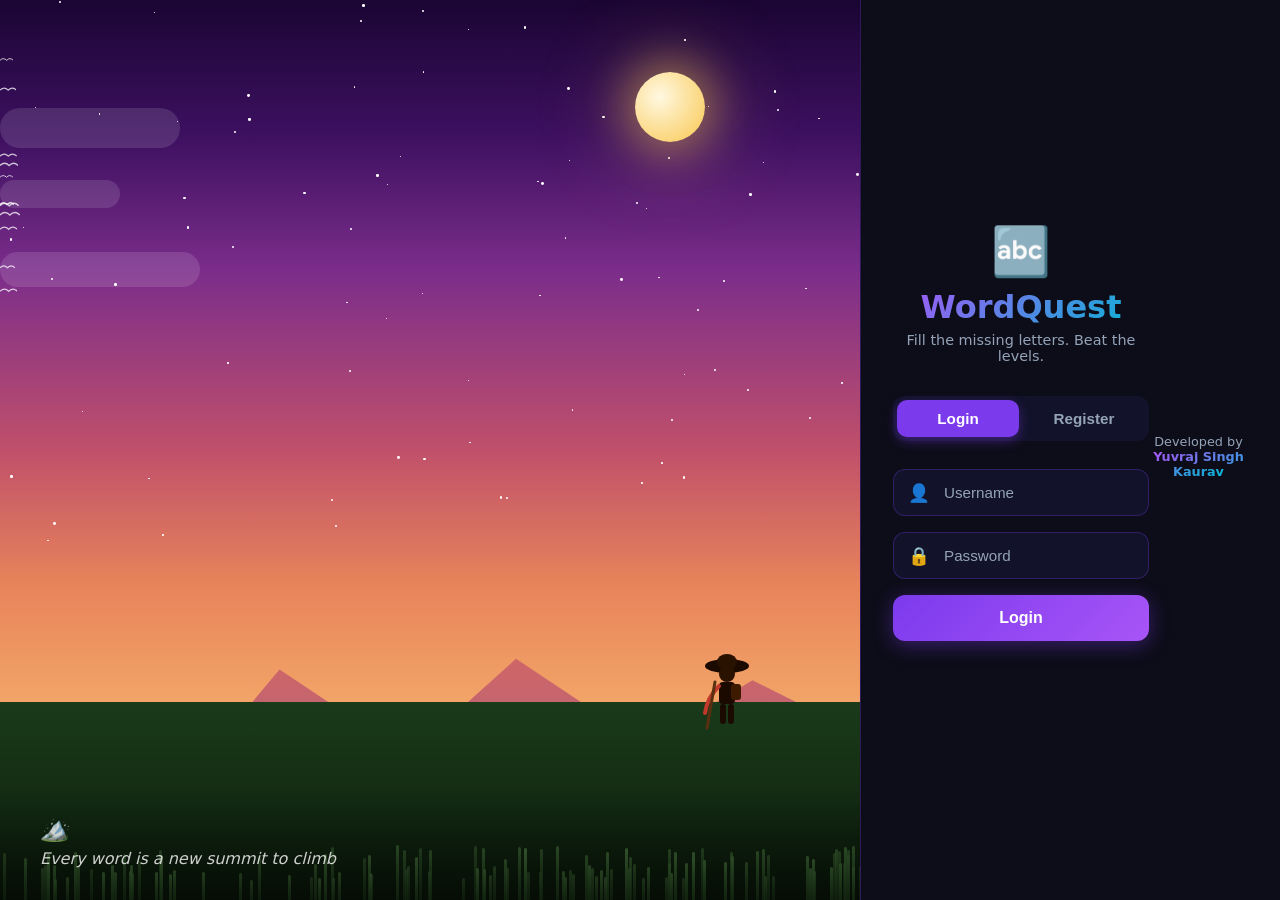
<file: word-guess-game/frontend/index.html>
<!DOCTYPE html>
<html lang="en">
<head>
  <meta charset="UTF-8"/>
  <meta name="viewport" content="width=device-width, initial-scale=1.0"/>
  <title>WordQuest - Login</title>
  <link rel="icon" href="data:image/svg+xml,<svg xmlns='http://www.w3.org/2000/svg' viewBox='0 0 100 100'><text y='.9em' font-size='90'>🔤</text></svg>"/>
  <link rel="stylesheet" href="css/style.css"/>
  <link rel="stylesheet" href="css/scenes.css"/>
</head>
<body class="auth-page">

  <!-- ── LEFT PANEL: Animated Mountain Sunset Scene ── -->
  <div class="auth-scene-panel">
    <div class="scene scene-login" id="loginScene">

      <!-- Stars -->
      <div class="login-stars" id="loginStars"></div>

      <!-- Moon -->
      <div class="login-moon"></div>

      <!-- Clouds -->
      <div class="login-cloud" style="top:12%;width:180px;height:40px;animation-duration:28s;animation-delay:0s;"></div>
      <div class="login-cloud" style="top:20%;width:120px;height:28px;animation-duration:22s;animation-delay:-8s;"></div>
      <div class="login-cloud" style="top:28%;width:200px;height:35px;animation-duration:35s;animation-delay:-15s;"></div>

      <!-- Birds -->
      <div class="login-birds" id="loginBirds"></div>

      <!-- Back mountains (SVG) -->
      <div class="login-mountains-back">
        <svg viewBox="0 0 800 220" xmlns="http://www.w3.org/2000/svg" width="100%" preserveAspectRatio="none">
          <defs>
            <linearGradient id="mtnBack" x1="0" y1="0" x2="0" y2="1">
              <stop offset="0%" stop-color="#c0506a"/>
              <stop offset="100%" stop-color="#7b2d8b"/>
            </linearGradient>
          </defs>
          <polygon points="0,220 80,60 160,140 260,20 380,100 480,10 600,90 700,30 800,80 800,220" fill="url(#mtnBack)" opacity="0.7"/>
        </svg>
      </div>

      <!-- Front mountains (SVG) -->
      <div class="login-mountains-front">
        <svg viewBox="0 0 800 180" xmlns="http://www.w3.org/2000/svg" width="100%" preserveAspectRatio="none">
          <defs>
            <linearGradient id="mtnFront" x1="0" y1="0" x2="0" y2="1">
              <stop offset="0%" stop-color="#3d1060"/>
              <stop offset="100%" stop-color="#1a0533"/>
            </linearGradient>
          </defs>
          <polygon points="0,180 100,80 200,130 320,40 440,110 560,50 680,100 800,60 800,180" fill="url(#mtnFront)"/>
        </svg>
      </div>

      <!-- Water -->
      <div class="login-water"></div>

      <!-- Ground -->
      <div class="login-ground" id="loginGround">
        <!-- Grass blades injected by JS -->
      </div>

      <!-- Traveller SVG silhouette -->
      <div class="login-traveller">
        <svg viewBox="0 0 60 90" xmlns="http://www.w3.org/2000/svg" width="60" height="90">
          <!-- Hat -->
          <ellipse cx="30" cy="18" rx="22" ry="7" fill="#1a0a00"/>
          <ellipse cx="30" cy="14" rx="10" ry="8" fill="#2a1200"/>
          <!-- Head -->
          <circle cx="30" cy="26" r="8" fill="#2a1200"/>
          <!-- Body -->
          <rect x="22" y="34" width="16" height="22" rx="4" fill="#1a0a00"/>
          <!-- Backpack -->
          <rect x="34" y="36" width="10" height="16" rx="3" fill="#3d1a00"/>
          <!-- Scarf -->
          <path d="M22 38 Q10 50 8 65" stroke="#c0392b" stroke-width="4" fill="none" stroke-linecap="round"/>
          <!-- Legs -->
          <rect x="23" y="56" width="6" height="20" rx="3" fill="#1a0a00"/>
          <rect x="31" y="56" width="6" height="20" rx="3" fill="#1a0a00"/>
          <!-- Staff -->
          <line x1="18" y1="34" x2="10" y2="80" stroke="#5a3010" stroke-width="3" stroke-linecap="round"/>
        </svg>
      </div>

      <!-- Grass blades (JS generated) -->
      <div id="loginGrass" style="position:absolute;bottom:0;left:0;right:0;height:22%;pointer-events:none;"></div>

    </div>

    <!-- Scene overlay label -->
    <div class="scene-label">
      <div class="scene-label-icon">🏔️</div>
      <p>Every word is a new summit to climb</p>
    </div>
  </div>

  <!-- ── RIGHT PANEL: Auth Form ── -->
  <div class="auth-form-panel">
    <div class="auth-container">
      <div class="logo-wrap">
        <div class="logo-icon">🔤</div>
        <h1 class="logo-text">WordQuest</h1>
        <p class="logo-sub">Fill the missing letters. Beat the levels.</p>
      </div>

      <div class="tab-switch">
        <button class="tab-btn active" id="loginTab" onclick="switchTab('login')">Login</button>
        <button class="tab-btn" id="registerTab" onclick="switchTab('register')">Register</button>
      </div>

      <form id="loginForm" class="auth-form" onsubmit="handleLogin(event)">
        <div class="input-group">
          <span class="input-icon">👤</span>
          <input type="text" id="loginUser" placeholder="Username" required autocomplete="username"/>
        </div>
        <div class="input-group">
          <span class="input-icon">🔒</span>
          <input type="password" id="loginPass" placeholder="Password" required autocomplete="current-password"/>
        </div>
        <button type="submit" class="btn-primary">
          <span>Login</span>
          <div class="btn-shine"></div>
        </button>
        <p class="auth-msg" id="loginMsg"></p>
      </form>

      <form id="registerForm" class="auth-form hidden" onsubmit="handleRegister(event)">
        <div class="input-group">
          <span class="input-icon">👤</span>
          <input type="text" id="regUser" placeholder="Choose a username" required autocomplete="username"/>
        </div>
        <div class="input-group">
          <span class="input-icon">🔒</span>
          <input type="password" id="regPass" placeholder="Create a password" required autocomplete="new-password"/>
        </div>
        <button type="submit" class="btn-primary">
          <span>Create Account</span>
          <div class="btn-shine"></div>
        </button>
        <p class="auth-msg" id="registerMsg"></p>
      </form>
    </div>

    <!-- Footer -->
    <footer class="auth-footer">
      Developed by <span class="footer-name">Yuvraj Singh Kaurav</span>
    </footer>

  </div><!-- end auth-form-panel -->

  <script src="js/auth.js"></script>
  <script src="js/scene-builder.js"></script>
  <script>buildLoginScene();</script>
</body>
</html>
</file>
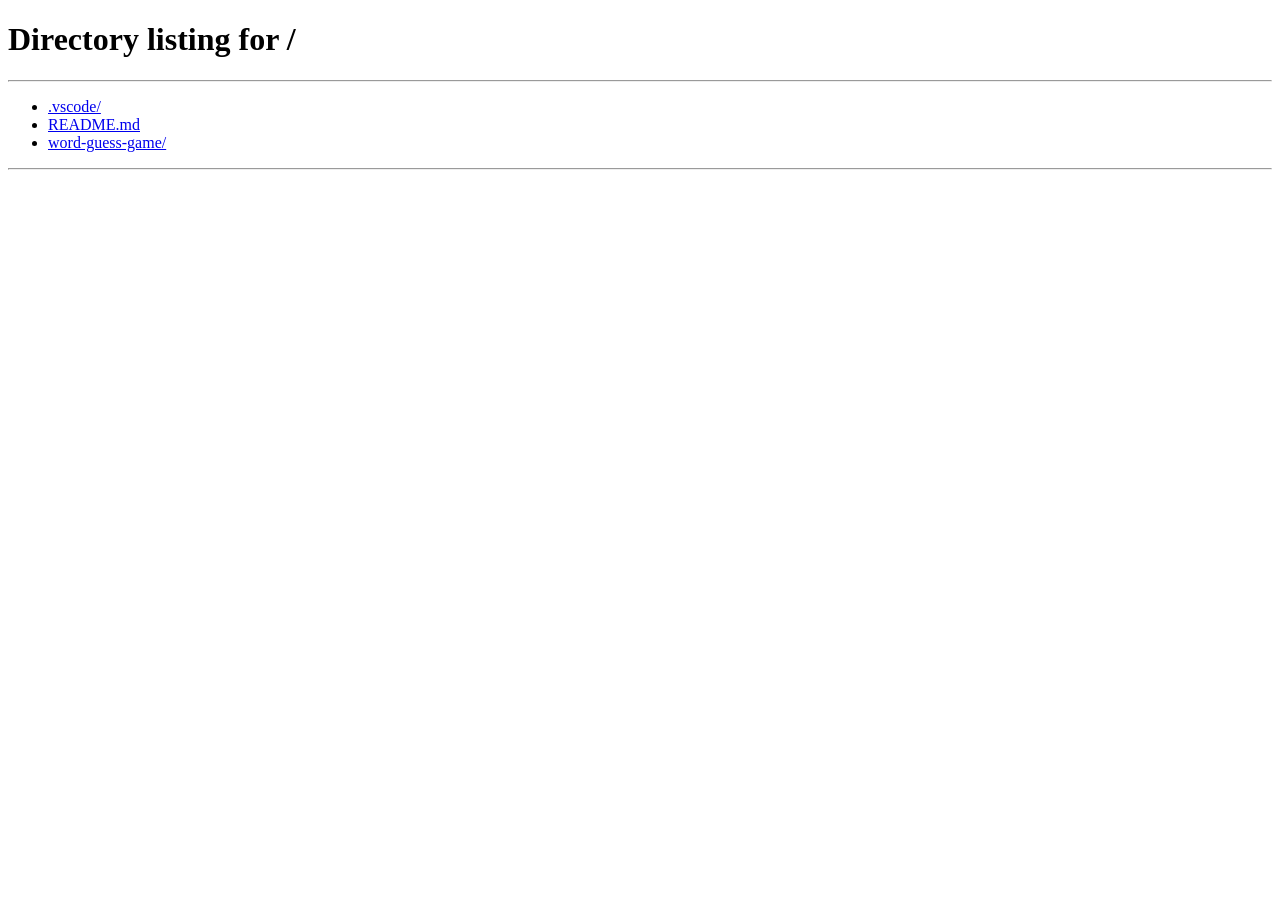
<file: word-guess-game/frontend/game.html>
<!DOCTYPE html>
<html lang="en">
<head>
  <meta charset="UTF-8"/>
  <meta name="viewport" content="width=device-width, initial-scale=1.0"/>
  <title>WordQuest - Play</title>
  <link rel="icon" href="data:image/svg+xml,<svg xmlns='http://www.w3.org/2000/svg' viewBox='0 0 100 100'><text y='.9em' font-size='90'>🔤</text></svg>"/>
  <link rel="stylesheet" href="css/style.css"/>
  <link rel="stylesheet" href="css/scenes.css"/>
</head>
<body class="game-page">

  <!-- Dynamic background scene (swapped by JS based on level) -->
  <div class="scene fullscreen-scene" id="gameScene">

    <!-- FOREST scene (Lv 1-10) — default -->
    <div class="scene-forest" id="sceneForest" style="position:absolute;inset:0;">
      <!-- Light rays -->
      <div id="forestRays"></div>
      <!-- Trees back -->
      <svg viewBox="0 0 1200 400" xmlns="http://www.w3.org/2000/svg" width="100%" height="100%" preserveAspectRatio="none" style="position:absolute;bottom:0;">
        <defs>
          <linearGradient id="treeGrad" x1="0" y1="0" x2="0" y2="1">
            <stop offset="0%" stop-color="#1a4a1a"/>
            <stop offset="100%" stop-color="#0a2a0a"/>
          </linearGradient>
        </defs>
        <!-- Back trees -->
        <g opacity="0.5">
          <polygon points="60,400 80,200 100,400" fill="#0f2d0f"/>
          <polygon points="160,400 185,180 210,400" fill="#0f2d0f"/>
          <polygon points="280,400 305,160 330,400" fill="#0f2d0f"/>
          <polygon points="400,400 430,190 460,400" fill="#0f2d0f"/>
          <polygon points="520,400 550,170 580,400" fill="#0f2d0f"/>
          <polygon points="650,400 680,185 710,400" fill="#0f2d0f"/>
          <polygon points="780,400 810,165 840,400" fill="#0f2d0f"/>
          <polygon points="900,400 930,180 960,400" fill="#0f2d0f"/>
          <polygon points="1050,400 1080,175 1110,400" fill="#0f2d0f"/>
        </g>
        <!-- Front trees -->
        <polygon points="0,400 30,220 60,400" fill="#1a4a1a"/>
        <polygon points="100,400 135,190 170,400" fill="#1a4a1a"/>
        <polygon points="220,400 260,170 300,400" fill="#1a4a1a"/>
        <polygon points="350,400 390,155 430,400" fill="#1a4a1a"/>
        <polygon points="480,400 520,165 560,400" fill="#1a4a1a"/>
        <polygon points="610,400 650,150 690,400" fill="#1a4a1a"/>
        <polygon points="740,400 780,160 820,400" fill="#1a4a1a"/>
        <polygon points="870,400 910,155 950,400" fill="#1a4a1a"/>
        <polygon points="1000,400 1040,165 1080,400" fill="#1a4a1a"/>
        <polygon points="1130,400 1165,175 1200,400" fill="#1a4a1a"/>
        <!-- Ground -->
        <rect x="0" y="370" width="1200" height="30" fill="#0a2a0a"/>
      </svg>
      <!-- Fireflies -->
      <div id="forestFireflies"></div>
      <!-- Falling leaves -->
      <div id="forestLeaves"></div>
    </div>

    <!-- DESERT scene (Lv 11-30) — hidden by default -->
    <div class="scene-desert" id="sceneDesert" style="position:absolute;inset:0;display:none;">
      <div class="desert-sun"></div>
      <!-- Dunes SVG -->
      <svg viewBox="0 0 1200 400" xmlns="http://www.w3.org/2000/svg" width="100%" height="100%" preserveAspectRatio="none" style="position:absolute;bottom:0;">
        <defs>
          <linearGradient id="duneGrad" x1="0" y1="0" x2="0" y2="1">
            <stop offset="0%" stop-color="#c06010"/>
            <stop offset="100%" stop-color="#7a3a00"/>
          </linearGradient>
        </defs>
        <!-- Back dunes -->
        <path d="M0,400 Q150,200 300,280 Q450,360 600,220 Q750,80 900,200 Q1050,320 1200,250 L1200,400 Z" fill="#7a3a00" opacity="0.6"/>
        <!-- Front dunes -->
        <path d="M0,400 Q200,280 400,320 Q600,360 800,280 Q1000,200 1200,300 L1200,400 Z" fill="url(#duneGrad)"/>
        <!-- Cacti -->
        <g fill="#2d5a00">
          <rect x="150" y="280" width="10" height="60"/>
          <rect x="130" y="300" width="30" height="8" rx="4"/>
          <rect x="350" y="260" width="10" height="70"/>
          <rect x="330" y="285" width="30" height="8" rx="4"/>
          <rect x="900" y="270" width="10" height="65"/>
          <rect x="880" y="290" width="30" height="8" rx="4"/>
        </g>
      </svg>
      <!-- Heat waves -->
      <div id="desertHeat"></div>
      <!-- Sand particles -->
      <div id="desertSand"></div>
    </div>

    <!-- OCEAN scene (Lv 31-60) — hidden -->
    <div class="scene-ocean" id="sceneOcean" style="position:absolute;inset:0;display:none;">
      <!-- Lightning bolts -->
      <div id="oceanLightning"></div>
      <!-- Rain -->
      <div id="oceanRain"></div>
      <!-- Clouds SVG -->
      <svg viewBox="0 0 1200 300" xmlns="http://www.w3.org/2000/svg" width="100%" style="position:absolute;top:0;" preserveAspectRatio="none">
        <defs>
          <linearGradient id="stormCloud" x1="0" y1="0" x2="0" y2="1">
            <stop offset="0%" stop-color="#1a2a4a"/>
            <stop offset="100%" stop-color="#0a1428"/>
          </linearGradient>
        </defs>
        <ellipse cx="200" cy="80" rx="180" ry="60" fill="url(#stormCloud)" opacity="0.9"/>
        <ellipse cx="500" cy="60" rx="220" ry="70" fill="url(#stormCloud)" opacity="0.85"/>
        <ellipse cx="850" cy="75" rx="200" ry="65" fill="url(#stormCloud)" opacity="0.9"/>
        <ellipse cx="1100" cy="55" rx="160" ry="55" fill="url(#stormCloud)" opacity="0.8"/>
      </svg>
      <!-- Ocean waves SVG -->
      <svg viewBox="0 0 1200 300" xmlns="http://www.w3.org/2000/svg" width="100%" style="position:absolute;bottom:0;" preserveAspectRatio="none">
        <defs>
          <linearGradient id="waveGrad" x1="0" y1="0" x2="0" y2="1">
            <stop offset="0%" stop-color="#1a4a8a"/>
            <stop offset="100%" stop-color="#051525"/>
          </linearGradient>
        </defs>
        <path d="M0,100 Q150,60 300,100 Q450,140 600,100 Q750,60 900,100 Q1050,140 1200,100 L1200,300 L0,300 Z" fill="url(#waveGrad)" opacity="0.8">
          <animate attributeName="d" dur="3s" repeatCount="indefinite"
            values="M0,100 Q150,60 300,100 Q450,140 600,100 Q750,60 900,100 Q1050,140 1200,100 L1200,300 L0,300 Z;
                    M0,120 Q150,80 300,120 Q450,160 600,120 Q750,80 900,120 Q1050,160 1200,120 L1200,300 L0,300 Z;
                    M0,100 Q150,60 300,100 Q450,140 600,100 Q750,60 900,100 Q1050,140 1200,100 L1200,300 L0,300 Z"/>
        </path>
        <path d="M0,140 Q200,100 400,140 Q600,180 800,140 Q1000,100 1200,140 L1200,300 L0,300 Z" fill="#0a2040" opacity="0.9">
          <animate attributeName="d" dur="4s" repeatCount="indefinite"
            values="M0,140 Q200,100 400,140 Q600,180 800,140 Q1000,100 1200,140 L1200,300 L0,300 Z;
                    M0,160 Q200,120 400,160 Q600,200 800,160 Q1000,120 1200,160 L1200,300 L0,300 Z;
                    M0,140 Q200,100 400,140 Q600,180 800,140 Q1000,100 1200,140 L1200,300 L0,300 Z"/>
        </path>
      </svg>
    </div>

    <!-- SPACE scene (Lv 61-80) — hidden -->
    <div class="scene-space" id="sceneSpace" style="position:absolute;inset:0;display:none;">
      <!-- Nebula clouds -->
      <div class="nebula-cloud" style="width:400px;height:300px;top:10%;left:5%;background:rgba(120,0,200,0.3);animation-duration:7s;"></div>
      <div class="nebula-cloud" style="width:300px;height:200px;top:30%;right:10%;background:rgba(0,150,255,0.2);animation-duration:9s;animation-delay:-3s;"></div>
      <div class="nebula-cloud" style="width:500px;height:250px;bottom:20%;left:30%;background:rgba(200,0,100,0.15);animation-duration:11s;animation-delay:-5s;"></div>
      <!-- Stars -->
      <div id="spaceStars"></div>
      <!-- Shooting stars -->
      <div id="shootingStars"></div>
      <!-- Planets -->
      <div style="position:absolute;top:15%;right:20%;width:80px;height:80px;background:radial-gradient(circle at 35% 35%,#a855f7,#4c1d95);border-radius:50%;box-shadow:0 0 30px rgba(168,85,247,0.5);animation:breathe 4s ease-in-out infinite;"></div>
      <div style="position:absolute;top:60%;left:8%;width:50px;height:50px;background:radial-gradient(circle at 35% 35%,#06b6d4,#0e4f6b);border-radius:50%;box-shadow:0 0 20px rgba(6,182,212,0.4);animation:breathe 6s ease-in-out infinite;animation-delay:-2s;"></div>
      <!-- Planet ring -->
      <div style="position:absolute;top:13%;right:17%;width:120px;height:20px;border:3px solid rgba(168,85,247,0.4);border-radius:50%;transform:rotateX(70deg);"></div>
      <!-- Milky way band -->
      <div style="position:absolute;top:0;left:0;right:0;bottom:0;background:linear-gradient(135deg,transparent 30%,rgba(100,50,200,0.08) 50%,transparent 70%);pointer-events:none;"></div>
    </div>

    <!-- VOLCANO scene (Lv 81-100) — hidden -->
    <div class="scene-volcano" id="sceneVolcano" style="position:absolute;inset:0;display:none;">
      <div class="lava-glow"></div>
      <!-- Volcano SVG -->
      <svg viewBox="0 0 1200 500" xmlns="http://www.w3.org/2000/svg" width="100%" height="100%" preserveAspectRatio="none" style="position:absolute;bottom:0;">
        <defs>
          <linearGradient id="volcGrad" x1="0" y1="0" x2="0" y2="1">
            <stop offset="0%" stop-color="#6b1500"/>
            <stop offset="100%" stop-color="#1a0500"/>
          </linearGradient>
          <radialGradient id="lavaPool" cx="50%" cy="100%" r="50%">
            <stop offset="0%" stop-color="#ff4400"/>
            <stop offset="50%" stop-color="#cc2200"/>
            <stop offset="100%" stop-color="#660000"/>
          </radialGradient>
        </defs>
        <!-- Back volcano -->
        <polygon points="200,500 500,100 800,500" fill="url(#volcGrad)" opacity="0.7"/>
        <!-- Main volcano -->
        <polygon points="350,500 600,80 850,500" fill="url(#volcGrad)"/>
        <!-- Lava streams -->
        <path d="M580,120 Q570,200 560,280 Q550,360 540,500" stroke="#ff4400" stroke-width="8" fill="none" opacity="0.7"/>
        <path d="M620,130 Q635,210 645,300 Q655,380 660,500" stroke="#ff6600" stroke-width="6" fill="none" opacity="0.6"/>
        <!-- Lava pool at base -->
        <ellipse cx="600" cy="490" rx="200" ry="30" fill="url(#lavaPool)" opacity="0.8"/>
        <!-- Ground -->
        <rect x="0" y="470" width="1200" height="30" fill="#0a0000"/>
        <!-- Rocks -->
        <ellipse cx="150" cy="480" rx="60" ry="20" fill="#1a0500"/>
        <ellipse cx="1050" cy="475" rx="80" ry="25" fill="#1a0500"/>
      </svg>
      <!-- Embers -->
      <div id="volcanoEmbers"></div>
      <!-- Ash -->
      <div id="volcanoAsh"></div>
      <!-- Lava cracks -->
      <div id="lavaCracks"></div>
    </div>

  </div><!-- end gameScene -->

  <!-- UI Layer -->
  <div class="game-ui-layer">

    <!-- Navbar -->
    <nav class="navbar glass-nav">
      <div class="nav-logo" onclick="window.location.href='/home'" style="cursor:pointer">🔤 WordQuest</div>
      <div class="nav-center">
        <span class="nav-badge">Level <span id="navLevel">1</span></span>
        <span class="nav-badge score-badge">⭐ <span id="navScore">0</span></span>
        <span class="nav-badge streak-badge">🔥 <span id="navStreak">0</span></span>
      </div>
      <div class="nav-right">
        <button class="btn-logout" onclick="logout()">Logout</button>
      </div>
    </nav>

    <!-- Game Area -->
    <main class="game-main">
      <div class="game-level-wrap">
        <div class="game-level-bar">
          <div class="game-level-fill" id="gameLevelFill"></div>
        </div>
        <span class="game-level-text">Level <span id="gameLevelText">1</span> / 100</span>
      </div>

      <!-- Scene name badge -->
      <div class="scene-badge" id="sceneBadge">🌲 Enchanted Forest</div>

      <div class="game-play-area">
        <div class="word-display" id="wordDisplay"></div>
        <p class="game-hint" id="gameHint">Pick the missing letter(s) below</p>
        <div class="options-grid" id="optionsGrid"></div>

        <div class="feedback-wrap" id="feedbackWrap">
          <div class="feedback-msg" id="feedbackMsg"></div>
        </div>

        <button class="btn-next hidden" id="nextBtn" onclick="nextWord()">
          Next Word →
          <div class="btn-shine"></div>
        </button>
      </div>
    </main>

    <!-- Footer -->
    <footer class="site-footer">
      <p>Developed by <span class="footer-name">Yuvraj Singh Kaurav</span></p>
    </footer>

  </div>

  <!-- Level Up Modal -->
  <div class="modal-overlay hidden" id="levelUpModal">
    <div class="modal-box">
      <div class="modal-icon">🎉</div>
      <h2>Level Up!</h2>
      <p>You reached <strong id="newLevelText">Level 2</strong></p>
      <p class="modal-sub" id="newSceneMsg"></p>
      <button class="btn-primary" onclick="closeLevelUp()">Keep Playing</button>
    </div>
  </div>

  <script src="js/game.js"></script>
  <script src="js/scene-builder.js"></script>
  <script>initGameScene();</script>
</body>
</html>
</file>
<file: word-guess-game/frontend/css/style.css>
/* ===== RESET & BASE ===== */
*, *::before, *::after { box-sizing: border-box; margin: 0; padding: 0; }

:root {
  --bg: #0d0d1a;
  --bg2: #12122a;
  --card: #1a1a35;
  --card2: #20204a;
  --accent: #7c3aed;
  --accent2: #a855f7;
  --accent3: #06b6d4;
  --gold: #f59e0b;
  --green: #10b981;
  --red: #ef4444;
  --text: #e2e8f0;
  --text2: #94a3b8;
  --border: rgba(124,58,237,0.3);
  --glow: 0 0 20px rgba(124,58,237,0.4);
  --radius: 16px;
  --transition: 0.3s cubic-bezier(0.4,0,0.2,1);
}

html { scroll-behavior: smooth; }

body {
  font-family: 'Segoe UI', system-ui, sans-serif;
  background: var(--bg);
  color: var(--text);
  min-height: 100vh;
  overflow-x: hidden;
}

/*  PARTICLES  */
.particles {
  position: fixed; inset: 0;
  pointer-events: none;
  z-index: 0;
  overflow: hidden;
}
.particle {
  position: absolute;
  border-radius: 50%;
  animation: floatUp linear infinite;
  opacity: 0.15;
}
@keyframes floatUp {
  0%   { transform: translateY(100vh) scale(0); opacity: 0; }
  10%  { opacity: 0.2; }
  90%  { opacity: 0.1; }
  100% { transform: translateY(-10vh) scale(1); opacity: 0; }
}

/*  NAVBAR  */
.navbar {
  position: sticky; top: 0; z-index: 100;
  display: flex; align-items: center; justify-content: space-between;
  padding: 14px 32px;
  background: rgba(13,13,26,0.85);
  backdrop-filter: blur(16px);
  border-bottom: 1px solid var(--border);
}
.nav-logo {
  font-size: 1.4rem; font-weight: 800;
  background: linear-gradient(135deg, var(--accent2), var(--accent3));
  -webkit-background-clip: text; -webkit-text-fill-color: transparent;
  letter-spacing: -0.5px;
}
.nav-center { display: flex; gap: 12px; }
.nav-badge {
  background: var(--card2); border: 1px solid var(--border);
  padding: 6px 14px; border-radius: 20px;
  font-size: 0.85rem; font-weight: 600;
}
.score-badge { color: var(--gold); }
.streak-badge { color: #fb923c; }
.nav-user { color: var(--text2); font-size: 0.9rem; margin-right: 12px; }
.btn-logout {
  background: transparent; border: 1px solid var(--border);
  color: var(--text2); padding: 8px 18px; border-radius: 10px;
  cursor: pointer; font-size: 0.85rem; transition: var(--transition);
}
.btn-logout:hover { border-color: var(--red); color: var(--red); }

/*  AUTH PAGE  */
.auth-page {
  display: flex; align-items: center; justify-content: center;
  min-height: 100vh;
  background: radial-gradient(ellipse at 50% 0%, rgba(124,58,237,0.2) 0%, var(--bg) 70%);
}
.auth-container {
  position: relative; z-index: 1;
  background: var(--card);
  border: 1px solid var(--border);
  border-radius: 24px;
  padding: 48px 40px;
  width: 100%; max-width: 420px;
  box-shadow: var(--glow), 0 32px 64px rgba(0,0,0,0.5);
  animation: slideUp 0.6s cubic-bezier(0.4,0,0.2,1);
}
@keyframes slideUp {
  from { opacity: 0; transform: translateY(40px); }
  to   { opacity: 1; transform: translateY(0); }
}
.logo-wrap { text-align: center; margin-bottom: 32px; }
.logo-icon { font-size: 3rem; margin-bottom: 8px; animation: bounce 2s infinite; }
@keyframes bounce {
  0%,100% { transform: translateY(0); }
  50%      { transform: translateY(-8px); }
}
.logo-text {
  font-size: 2rem; font-weight: 900;
  background: linear-gradient(135deg, var(--accent2), var(--accent3));
  -webkit-background-clip: text; -webkit-text-fill-color: transparent;
}
.logo-sub { color: var(--text2); font-size: 0.9rem; margin-top: 6px; }

.tab-switch {
  display: flex; gap: 4px;
  background: var(--bg2); border-radius: 12px; padding: 4px;
  margin-bottom: 28px;
}
.tab-btn {
  flex: 1; padding: 10px; border: none; border-radius: 10px;
  background: transparent; color: var(--text2);
  font-size: 0.95rem; font-weight: 600; cursor: pointer;
  transition: var(--transition);
}
.tab-btn.active {
  background: var(--accent); color: #fff;
  box-shadow: 0 4px 12px rgba(124,58,237,0.4);
}

.auth-form { display: flex; flex-direction: column; gap: 16px; }
.input-group {
  display: flex; align-items: center;
  background: var(--bg2); border: 1px solid var(--border);
  border-radius: 12px; overflow: hidden;
  transition: var(--transition);
}
.input-group:focus-within {
  border-color: var(--accent2);
  box-shadow: 0 0 0 3px rgba(168,85,247,0.15);
}
.input-icon { padding: 0 14px; font-size: 1.1rem; }
.input-group input {
  flex: 1; background: transparent; border: none; outline: none;
  color: var(--text); padding: 14px 14px 14px 0;
  font-size: 0.95rem;
}
.input-group input::placeholder { color: var(--text2); }

.btn-primary {
  position: relative; overflow: hidden;
  background: linear-gradient(135deg, var(--accent), var(--accent2));
  color: #fff; border: none; border-radius: 12px;
  padding: 14px; font-size: 1rem; font-weight: 700;
  cursor: pointer; transition: var(--transition);
  box-shadow: 0 4px 20px rgba(124,58,237,0.4);
}
.btn-primary:hover { transform: translateY(-2px); box-shadow: 0 8px 28px rgba(124,58,237,0.5); }
.btn-primary:active { transform: translateY(0); }
.btn-shine {
  position: absolute; top: 0; left: -100%;
  width: 60%; height: 100%;
  background: linear-gradient(90deg, transparent, rgba(255,255,255,0.2), transparent);
  transform: skewX(-20deg);
  animation: shine 3s infinite;
}
@keyframes shine {
  0%   { left: -100%; }
  30%  { left: 150%; }
  100% { left: 150%; }
}

.auth-msg {
  text-align: center; font-size: 0.85rem; min-height: 20px;
  transition: var(--transition);
}
.auth-msg.error { color: var(--red); }
.auth-msg.success { color: var(--green); }
.hidden { display: none !important; }

/*  HOME PAGE  */
.home-page { background: radial-gradient(ellipse at 30% 20%, rgba(124,58,237,0.15) 0%, var(--bg) 60%); }

.hero {
  position: relative; z-index: 1;
  display: flex; align-items: center; justify-content: space-between;
  padding: 80px 64px 60px;
  gap: 40px;
}
.hero-content { max-width: 560px; }
.hero-title {
  font-size: 3rem; font-weight: 900; line-height: 1.1;
  margin-bottom: 16px;
}
.hero-title span {
  background: linear-gradient(135deg, var(--accent2), var(--accent3));
  -webkit-background-clip: text; -webkit-text-fill-color: transparent;
}
.hero-sub { color: var(--text2); font-size: 1.1rem; margin-bottom: 32px; line-height: 1.6; }
.btn-play {
  position: relative; overflow: hidden;
  background: linear-gradient(135deg, var(--accent), var(--accent2));
  color: #fff; border: none; border-radius: 16px;
  padding: 18px 40px; font-size: 1.1rem; font-weight: 800;
  cursor: pointer; transition: var(--transition);
  box-shadow: 0 8px 32px rgba(124,58,237,0.5);
  letter-spacing: 0.5px;
}
.btn-play:hover { transform: translateY(-3px) scale(1.02); box-shadow: 0 12px 40px rgba(124,58,237,0.6); }

.hero-visual {
  display: flex; align-items: center; justify-content: center;
  flex-shrink: 0;
}
.floating-word {
  font-size: 5rem; font-weight: 900; letter-spacing: 12px;
  background: linear-gradient(135deg, var(--accent2), var(--accent3));
  -webkit-background-clip: text; -webkit-text-fill-color: transparent;
  animation: floatWord 3s ease-in-out infinite;
  text-shadow: none;
  filter: drop-shadow(0 0 30px rgba(168,85,247,0.5));
}
@keyframes floatWord {
  0%,100% { transform: translateY(0) rotate(-2deg); }
  50%      { transform: translateY(-16px) rotate(2deg); }
}

/* Stats */
.stats-section {
  position: relative; z-index: 1;
  display: flex; gap: 24px; justify-content: center;
  padding: 0 64px 60px;
  flex-wrap: wrap;
}
.stat-card {
  background: var(--card); border: 1px solid var(--border);
  border-radius: var(--radius); padding: 32px 48px;
  text-align: center; flex: 1; min-width: 180px; max-width: 240px;
  transition: var(--transition);
  animation: fadeInUp 0.6s ease both;
}
.stat-card:hover { transform: translateY(-6px); box-shadow: var(--glow); border-color: var(--accent2); }
.stat-icon { font-size: 2rem; margin-bottom: 12px; }
.stat-value { font-size: 2.5rem; font-weight: 900; color: var(--accent2); }
.stat-label { color: var(--text2); font-size: 0.9rem; margin-top: 4px; }

/* Progress */
.progress-section {
  position: relative; z-index: 1;
  padding: 0 64px 60px;
}
.section-title {
  font-size: 1.5rem; font-weight: 800; margin-bottom: 24px;
  background: linear-gradient(135deg, var(--text), var(--text2));
  -webkit-background-clip: text; -webkit-text-fill-color: transparent;
}
.level-bar-wrap { margin-bottom: 20px; }
.level-bar-track {
  height: 12px; background: var(--card2); border-radius: 99px;
  overflow: hidden; margin-bottom: 8px;
}
.level-bar-fill {
  height: 100%;
  background: linear-gradient(90deg, var(--accent), var(--accent2), var(--accent3));
  border-radius: 99px;
  transition: width 1s cubic-bezier(0.4,0,0.2,1);
  box-shadow: 0 0 12px rgba(168,85,247,0.6);
}
.level-bar-label { color: var(--text2); font-size: 0.9rem; }
.level-tiers {
  display: flex; gap: 8px; flex-wrap: wrap; margin-top: 16px;
}
.tier {
  flex: 1; min-width: 100px; text-align: center;
  padding: 12px 8px; border-radius: 12px;
  font-size: 0.8rem; font-weight: 700; line-height: 1.4;
}
.tier small { font-weight: 400; opacity: 0.8; }
.tier-easy   { background: rgba(16,185,129,0.15); border: 1px solid rgba(16,185,129,0.3); color: #10b981; }
.tier-med    { background: rgba(6,182,212,0.15);  border: 1px solid rgba(6,182,212,0.3);  color: #06b6d4; }
.tier-hard   { background: rgba(168,85,247,0.15); border: 1px solid rgba(168,85,247,0.3); color: #a855f7; }
.tier-expert { background: rgba(245,158,11,0.15); border: 1px solid rgba(245,158,11,0.3); color: #f59e0b; }
.tier-master { background: rgba(239,68,68,0.15);  border: 1px solid rgba(239,68,68,0.3);  color: #ef4444; }

/* How to Play */
.howto-section {
  position: relative; z-index: 1;
  padding: 0 64px 80px;
}
.howto-grid {
  display: grid; grid-template-columns: repeat(auto-fit, minmax(200px, 1fr));
  gap: 20px;
}
.howto-card {
  background: var(--card); border: 1px solid var(--border);
  border-radius: var(--radius); padding: 28px 24px;
  text-align: center; transition: var(--transition);
}
.howto-card:hover { transform: translateY(-4px); border-color: var(--accent2); }
.howto-icon { font-size: 2rem; margin-bottom: 12px; }
.howto-card h3 { font-size: 1rem; font-weight: 700; margin-bottom: 8px; }
.howto-card p { color: var(--text2); font-size: 0.85rem; line-height: 1.5; }

/* ===== GAME MAIN AREA — glass panel so it's visible over scenes ===== */
.game-main {
  position: relative; z-index: 1;
  display: flex; flex-direction: column; align-items: center;
  padding: 24px 24px 80px;
  min-height: calc(100vh - 70px);
}

.game-play-area {
  background: rgba(5, 5, 20, 0.72);
  backdrop-filter: blur(18px);
  border: 1px solid rgba(255,255,255,0.1);
  border-radius: 24px;
  padding: 36px 40px 32px;
  display: flex;
  flex-direction: column;
  align-items: center;
  width: 100%;
  max-width: 640px;
  box-shadow: 0 8px 40px rgba(0,0,0,0.5);
}

.game-level-wrap {
  width: 100%; max-width: 640px; margin-bottom: 16px;
}
.game-level-bar {
  height: 8px; background: var(--card2); border-radius: 99px; overflow: hidden; margin-bottom: 6px;
}
.game-level-fill {
  height: 100%;
  background: linear-gradient(90deg, var(--accent), var(--accent2), var(--accent3));
  border-radius: 99px;
  transition: width 0.8s cubic-bezier(0.4,0,0.2,1);
  box-shadow: 0 0 10px rgba(168,85,247,0.5);
}
.game-level-text { color: var(--text2); font-size: 0.85rem; }

/* Word Display */
.word-display {
  display: flex; gap: 10px; flex-wrap: wrap; justify-content: center;
  margin-bottom: 24px;
  animation: fadeInUp 0.5s ease;
}
@keyframes fadeInUp {
  from { opacity: 0; transform: translateY(20px); }
  to   { opacity: 1; transform: translateY(0); }
}
.letter-box {
  width: 56px; height: 64px;
  display: flex; align-items: center; justify-content: center;
  font-size: 1.8rem; font-weight: 900;
  border-radius: 12px;
  transition: var(--transition);
}
.letter-box.known {
  background: var(--card2); border: 2px solid var(--border);
  color: var(--text);
}
.letter-box.blank {
  background: rgba(124,58,237,0.1);
  border: 2px dashed var(--accent2);
  color: var(--accent2);
  animation: pulse 1.5s ease-in-out infinite;
}
.letter-box.correct {
  background: rgba(16,185,129,0.2); border: 2px solid var(--green);
  color: var(--green); animation: popIn 0.4s cubic-bezier(0.4,0,0.2,1);
}
.letter-box.wrong {
  background: rgba(239,68,68,0.2); border: 2px solid var(--red);
  color: var(--red); animation: shake 0.4s ease;
}
@keyframes pulse {
  0%,100% { box-shadow: 0 0 0 0 rgba(168,85,247,0.4); }
  50%      { box-shadow: 0 0 0 8px rgba(168,85,247,0); }
}
@keyframes popIn {
  0%   { transform: scale(0.8); }
  60%  { transform: scale(1.15); }
  100% { transform: scale(1); }
}
@keyframes shake {
  0%,100% { transform: translateX(0); }
  25%      { transform: translateX(-6px); }
  75%      { transform: translateX(6px); }
}

.game-hint {
  color: var(--text2); font-size: 0.95rem; margin-bottom: 28px;
  text-align: center;
}

/* Options */
.options-grid {
  display: flex; gap: 12px; flex-wrap: wrap; justify-content: center;
  max-width: 480px; margin-bottom: 32px;
}
.option-btn {
  width: 64px; height: 64px;
  background: var(--card); border: 2px solid var(--border);
  border-radius: 14px; color: var(--text);
  font-size: 1.4rem; font-weight: 800;
  cursor: pointer; transition: var(--transition);
  position: relative; overflow: hidden;
}
.option-btn:hover:not(:disabled) {
  border-color: var(--accent2); color: var(--accent2);
  transform: translateY(-3px) scale(1.05);
  box-shadow: 0 8px 20px rgba(168,85,247,0.3);
}
.option-btn:active:not(:disabled) { transform: scale(0.95); }
.option-btn.correct-pick {
  background: rgba(16,185,129,0.2); border-color: var(--green); color: var(--green);
}
.option-btn.wrong-pick {
  background: rgba(239,68,68,0.2); border-color: var(--red); color: var(--red);
}
.option-btn:disabled { opacity: 0.5; cursor: not-allowed; }

/* Feedback */
.feedback-wrap { min-height: 48px; text-align: center; }
.feedback-msg {
  font-size: 1.2rem; font-weight: 700;
  transition: var(--transition);
  animation: fadeInUp 0.3s ease;
}
.feedback-msg.correct { color: var(--green); }
.feedback-msg.wrong   { color: var(--red); }

/* Next button */
.btn-next {
  position: relative; overflow: hidden;
  background: linear-gradient(135deg, var(--accent), var(--accent2));
  color: #fff; border: none; border-radius: 14px;
  padding: 16px 40px; font-size: 1rem; font-weight: 700;
  cursor: pointer; transition: var(--transition);
  box-shadow: 0 4px 20px rgba(124,58,237,0.4);
  margin-top: 8px;
  animation: fadeInUp 0.4s ease;
}
.btn-next:hover { transform: translateY(-2px); box-shadow: 0 8px 28px rgba(124,58,237,0.5); }

/* Modal */
.modal-overlay {
  position: fixed; inset: 0; z-index: 200;
  background: rgba(0,0,0,0.7); backdrop-filter: blur(8px);
  display: flex; align-items: center; justify-content: center;
}
.modal-box {
  background: var(--card); border: 1px solid var(--border);
  border-radius: 24px; padding: 48px 40px;
  text-align: center; max-width: 380px; width: 90%;
  box-shadow: var(--glow), 0 32px 64px rgba(0,0,0,0.5);
  animation: popIn 0.5s cubic-bezier(0.4,0,0.2,1);
}
.modal-icon { font-size: 3.5rem; margin-bottom: 16px; animation: bounce 1s infinite; }
.modal-box h2 { font-size: 2rem; font-weight: 900; margin-bottom: 12px; }
.modal-box p { color: var(--text2); margin-bottom: 8px; }
.modal-box strong { color: var(--accent2); }
.modal-sub { font-size: 0.9rem; margin-bottom: 24px; }

/* ===== ANIMATIONS ===== */
.stat-card:nth-child(1) { animation-delay: 0.1s; }
.stat-card:nth-child(2) { animation-delay: 0.2s; }
.stat-card:nth-child(3) { animation-delay: 0.3s; }

/* ===== RESPONSIVE ===== */
@media (max-width: 768px) {
  .hero { flex-direction: column; padding: 40px 24px; text-align: center; }
  .hero-title { font-size: 2rem; }
  .floating-word { font-size: 3rem; letter-spacing: 8px; }
  .stats-section, .progress-section, .howto-section { padding-left: 24px; padding-right: 24px; }
  .navbar { padding: 12px 16px; }
  .nav-center { gap: 6px; }
  .nav-badge { padding: 4px 10px; font-size: 0.75rem; }
  .letter-box { width: 44px; height: 52px; font-size: 1.4rem; }
  .option-btn { width: 54px; height: 54px; font-size: 1.2rem; }
}

/* ===== SPLIT AUTH LAYOUT ===== */
.auth-page {
  display: flex !important;
  align-items: stretch;
  min-height: 100vh;
  background: var(--bg);
  padding: 0;
}

.auth-scene-panel {
  flex: 1.2;
  position: relative;
  overflow: hidden;
  min-height: 100vh;
  display: flex;
  align-items: flex-end;
}

.auth-scene-panel .scene {
  position: absolute;
  inset: 0;
}

.scene-label {
  position: relative;
  z-index: 10;
  padding: 32px 40px;
  background: linear-gradient(0deg, rgba(0,0,0,0.6) 0%, transparent 100%);
  width: 100%;
  color: rgba(255,255,255,0.8);
  font-size: 1rem;
  font-style: italic;
}
.scene-label-icon { font-size: 1.5rem; margin-bottom: 6px; }

.auth-form-panel {
  flex: 0 0 420px;
  display: flex;
  align-items: center;
  justify-content: center;
  background: rgba(13,13,26,0.95);
  border-left: 1px solid var(--border);
  padding: 40px 32px;
  min-height: 100vh;
}

.auth-container {
  width: 100%;
  max-width: 380px;
  background: transparent;
  border: none;
  box-shadow: none;
  padding: 0;
  animation: slideUp 0.6s cubic-bezier(0.4,0,0.2,1);
}

/*  FULLSCREEN SCENE  */
.fullscreen-scene {
  position: fixed !important;
  inset: 0;
  z-index: 0;
  pointer-events: none;
}

/*  HOME UI LAYER  */
.home-ui-layer {
  position: relative;
  z-index: 1;
  min-height: 100vh;
}

/*  GAME UI LAYER  */
.game-ui-layer {
  position: relative;
  z-index: 1;
  min-height: 100vh;
}

/*  GLASS MORPHISM  */
.glass-nav {
  background: rgba(5,5,20,0.6) !important;
  backdrop-filter: blur(20px);
  border-bottom: 1px solid rgba(255,255,255,0.08) !important;
}

.glass-card {
  background: rgba(15,15,40,0.65) !important;
  backdrop-filter: blur(16px);
  border: 1px solid rgba(255,255,255,0.1) !important;
}

/*  SCENE BADGE  */
.scene-badge {
  display: inline-block;
  padding: 8px 20px;
  border-radius: 20px;
  font-size: 0.85rem;
  font-weight: 700;
  margin-bottom: 24px;
  letter-spacing: 0.5px;
  backdrop-filter: blur(8px);
}
.scene-badge-forest  { background: rgba(16,185,129,0.2);  border: 1px solid rgba(16,185,129,0.4);  color: #6ee7b7; }
.scene-badge-desert  { background: rgba(245,158,11,0.2);  border: 1px solid rgba(245,158,11,0.4);  color: #fcd34d; }
.scene-badge-ocean   { background: rgba(6,182,212,0.2);   border: 1px solid rgba(6,182,212,0.4);   color: #67e8f9; }
.scene-badge-space   { background: rgba(168,85,247,0.2);  border: 1px solid rgba(168,85,247,0.4);  color: #d8b4fe; }
.scene-badge-volcano { background: rgba(239,68,68,0.2);   border: 1px solid rgba(239,68,68,0.4);   color: #fca5a5; }

/*  RESPONSIVE SPLIT  */
@media (max-width: 900px) {
  .auth-page { flex-direction: column; }
  .auth-scene-panel { min-height: 40vh; flex: none; }
  .auth-form-panel { flex: none; min-height: auto; border-left: none; border-top: 1px solid var(--border); }
}

/* ===== HERO CENTERED ===== */
.hero-centered {
  display: flex !important;
  align-items: center;
  justify-content: center;
  padding: 60px 24px 20px;
  text-align: center;
}
.hero-card {
  max-width: 520px;
  width: 100%;
  padding: 40px 48px;
  text-align: center;
}
.hero-card .hero-title { font-size: 2.2rem; }
.hero-card .hero-sub { margin-bottom: 28px; }

/* ===== DAY/NIGHT BUTTON ===== */
.btn-daynight {
  background: rgba(255,255,255,0.1);
  border: 1px solid rgba(255,255,255,0.2);
  color: var(--text);
  padding: 8px 16px;
  border-radius: 20px;
  cursor: pointer;
  font-size: 0.82rem;
  font-weight: 600;
  margin-right: 12px;
  transition: var(--transition);
  backdrop-filter: blur(8px);
}
.btn-daynight:hover {
  background: rgba(255,255,255,0.2);
  border-color: rgba(255,255,255,0.4);
}

/* ===== DAY SCENE ===== */
.day-scene {
  background: linear-gradient(
    180deg,
    #87ceeb 0%,
    #b8e4f7 25%,
    #d4f0ff 45%,
    #c8e8a0 65%,
    #8bc34a 80%,
    #5a8a2a 100%
  ) !important;
  transition: background 1.5s ease;
}
.day-scene .aurora { display: none; }

/* Day sun */
.day-scene::before {
  content: '';
  position: absolute;
  top: 8%; left: 50%;
  transform: translateX(-50%);
  width: 90px; height: 90px;
  background: radial-gradient(circle, #fff8e1, #ffe066, #ffd700);
  border-radius: 50%;
  box-shadow: 0 0 60px 20px rgba(255,220,50,0.5), 0 0 120px 50px rgba(255,200,0,0.2);
  animation: sunPulse 4s ease-in-out infinite;
  z-index: 1;
}

/* Day clouds */
.day-scene .home-mountains-far svg polygon { fill: #5a9abf !important; }
.day-scene .home-mountains-mid svg polygon { fill: #3a7a9f !important; }
.day-scene .home-mountains-near svg polygon { fill: #4a8a3a !important; }
.day-scene #treesGroup polygon:nth-child(odd)  { fill: #2d6a2d !important; }
.day-scene #treesGroup polygon:nth-child(even) { fill: #3a8a3a !important; }
.day-scene .home-lake { background: linear-gradient(180deg, #5ab8e8 0%, #3a90c0 100%) !important; }
.day-scene .cabin-glow { background: none !important; }
.day-scene .home-cabin rect[fill="#f9c74f"] { fill: transparent !important; }

/* ===== ANIMAL ANIMATIONS ===== */
@keyframes deerWalk {
  0%   { transform: translateX(-120px); }
  100% { transform: translateX(calc(100vw + 120px)); }
}
@keyframes foxTrot {
  0%   { transform: translateX(-80px) scaleX(1); }
  100% { transform: translateX(calc(100vw + 80px)) scaleX(1); }
}
@keyframes rabbitHop {
  0%,100% { transform: translateY(0) scaleY(1); }
  25%      { transform: translateY(-18px) scaleY(1.1); }
  50%      { transform: translateY(0) scaleY(1); }
  75%      { transform: translateY(-10px) scaleY(1.05); }
}

/* Day clouds floating */
.day-cloud {
  position: absolute;
  background: rgba(255,255,255,0.9);
  border-radius: 50px;
  animation: driftCloud linear infinite;
}
.day-cloud::before, .day-cloud::after {
  content: '';
  position: absolute;
  background: rgba(255,255,255,0.9);
  border-radius: 50%;
}
.day-cloud::before { width: 60%; height: 150%; top: -40%; left: 15%; }
.day-cloud::after  { width: 40%; height: 130%; top: -30%; right: 15%; }

/* ===== FOOTER ===== */
.site-footer {
  position: relative; z-index: 2;
  text-align: center;
  padding: 24px 16px 32px;
  color: var(--text2);
  font-size: 0.85rem;
  border-top: 1px solid rgba(255,255,255,0.06);
  margin-top: 40px;
}
.auth-footer {
  text-align: center;
  padding: 20px 0 8px;
  color: var(--text2);
  font-size: 0.8rem;
}
.footer-name {
  background: linear-gradient(135deg, var(--accent2), var(--accent3));
  -webkit-background-clip: text;
  -webkit-text-fill-color: transparent;
  font-weight: 700;
}

/* ===== BREATHE ANIMATION (used in game page planets) ===== */
@keyframes breathe {
  0%,100% { transform: translateY(0) scale(1); }
  50%      { transform: translateY(-6px) scale(1.04); }
}

/* ===== NAV USER overflow fix ===== */
.nav-user {
  max-width: 120px;
  overflow: hidden;
  text-overflow: ellipsis;
  white-space: nowrap;
}
</file>
<file: word-guess-game/frontend/css/scenes.css>
/* ANIMATED SCENE BACKGROUNDS */

/*  SHARED SCENE BASE  */
.scene {
  position: absolute; inset: 0;
  overflow: hidden;
  pointer-events: none;
}
.scene svg { position: absolute; }

/* SCENE 1 — LOGIN: MOUNTAIN SUNSET (left panel) */
.scene-login {
  background: linear-gradient(
    180deg,
    #1a0533 0%,
    #3d1060 15%,
    #7b2d8b 30%,
    #c0506a 50%,
    #e8845a 65%,
    #f4a96a 80%,
    #2a1a4e 100%
  );
}

/* Stars */
.login-stars { position: absolute; inset: 0; }
.star {
  position: absolute;
  background: #fff;
  border-radius: 50%;
  animation: twinkle ease-in-out infinite;
}
@keyframes twinkle {
  0%,100% { opacity: 0.2; transform: scale(1); }
  50%      { opacity: 1;   transform: scale(1.4); }
}

/* Moon */
.login-moon {
  position: absolute;
  top: 8%; right: 18%;
  width: 70px; height: 70px;
  background: radial-gradient(circle at 35% 35%, #fff8e1, #f9c74f);
  border-radius: 50%;
  box-shadow: 0 0 40px 12px rgba(249,199,79,0.4), 0 0 80px 30px rgba(249,199,79,0.15);
  animation: moonGlow 4s ease-in-out infinite;
}
@keyframes moonGlow {
  0%,100% { box-shadow: 0 0 40px 12px rgba(249,199,79,0.4), 0 0 80px 30px rgba(249,199,79,0.15); }
  50%      { box-shadow: 0 0 60px 20px rgba(249,199,79,0.6), 0 0 120px 50px rgba(249,199,79,0.25); }
}

.login-birds { position: absolute; top: 18%; left: 0; width: 100%; }
.bird {
  position: absolute;
  animation: flyBird linear infinite;
}
.bird svg { animation: flapWings 0.4s ease-in-out infinite alternate; }
@keyframes flyBird {
  from { transform: translateX(-60px); }
  to   { transform: translateX(calc(100vw + 60px)); }
}
@keyframes flapWings {
  from { transform: scaleY(1); }
  to   { transform: scaleY(0.5); }
}


.login-mountains-back {
  position: absolute; bottom: 28%; left: 0; right: 0;
}
/* Mountains front */
.login-mountains-front {
  position: absolute; bottom: 18%; left: 0; right: 0;
}
/* Ground / grass */
.login-ground {
  position: absolute; bottom: 0; left: 0; right: 0; height: 22%;
  background: linear-gradient(180deg, #1a3a1a 0%, #0d1f0d 100%);
}
/* Water reflection */
.login-water {
  position: absolute; bottom: 12%; left: 10%; right: 10%; height: 8%;
  background: linear-gradient(180deg, rgba(100,180,220,0.5), rgba(60,120,180,0.3));
  border-radius: 50%;
  animation: waterShimmer 3s ease-in-out infinite;
}
@keyframes waterShimmer {
  0%,100% { opacity: 0.6; transform: scaleX(1); }
  50%      { opacity: 0.9; transform: scaleX(1.02); }
}

.grass-blade {
  position: absolute; bottom: 0;
  width: 3px;
  background: linear-gradient(180deg, #4a7c3f, #2d5a27);
  border-radius: 2px 2px 0 0;
  transform-origin: bottom center;
  animation: sway ease-in-out infinite alternate;
}
@keyframes sway {
  from { transform: rotate(-8deg); }
  to   { transform: rotate(8deg); }
}
.login-traveller {
  position: absolute; bottom: 18%; right: 12%;
  width: 60px; height: 90px;
  animation: breathe 3s ease-in-out infinite;
}
@keyframes breathe {
  0%,100% { transform: translateY(0); }
  50%      { transform: translateY(-4px); }
}
.login-cloud {
  position: absolute;
  border-radius: 50px;
  background: rgba(255,255,255,0.12);
  animation: driftCloud linear infinite;
}
@keyframes driftCloud {
  from { transform: translateX(-200px); }
  to   { transform: translateX(calc(100vw + 200px)); }
}

/* SCENE 2 — HOME: LAKE CABIN NIGHT */
.scene-home {
  background: linear-gradient(
    180deg,
    #050d1a 0%,
    #0a1628 20%,
    #0f2040 40%,
    #1a3a5c 60%,
    #0d2235 80%,
    #061018 100%
  );
}
.aurora {
  position: absolute; top: 0; left: 0; right: 0; height: 50%;
  background: linear-gradient(
    180deg,
    transparent 0%,
    rgba(0,255,150,0.06) 30%,
    rgba(100,0,255,0.08) 60%,
    transparent 100%
  );
  animation: auroraShift 8s ease-in-out infinite alternate;
}
@keyframes auroraShift {
  0%   { transform: skewX(-5deg) translateX(-5%); opacity: 0.5; }
  50%  { transform: skewX(5deg)  translateX(5%);  opacity: 1; }
  100% { transform: skewX(-3deg) translateX(0%);  opacity: 0.7; }
}
.home-mountains-far {
  position: absolute; bottom: 30%; left: 0; right: 0;
}
.home-mountains-mid {
  position: absolute; bottom: 22%; left: 0; right: 0;
}
.home-mountains-near {
  position: absolute; bottom: 14%; left: 0; right: 0;
}
/* Forest trees */
.home-forest {
  position: absolute; bottom: 14%; left: 0; right: 0;
}
/* Lake */
.home-lake {
  position: absolute; bottom: 0; left: 0; right: 0; height: 16%;
  background: linear-gradient(180deg, #0a2a4a 0%, #051525 100%);
  overflow: hidden;
}
.lake-shimmer {
  position: absolute; top: 20%; left: 0; right: 0; height: 2px;
  background: linear-gradient(90deg, transparent, rgba(100,200,255,0.4), transparent);
  animation: lakeShimmer 2s ease-in-out infinite;
}
.lake-shimmer:nth-child(2) { top: 45%; animation-delay: 0.7s; }
.lake-shimmer:nth-child(3) { top: 70%; animation-delay: 1.4s; }
@keyframes lakeShimmer {
  0%,100% { transform: scaleX(0.3) translateX(-50%); opacity: 0; }
  50%      { transform: scaleX(1)   translateX(0);    opacity: 1; }
}

/* Cabin */
.home-cabin {
  position: absolute; bottom: 14%; right: 20%;
  animation: cabinFloat 5s ease-in-out infinite;
}
@keyframes cabinFloat {
  0%,100% { transform: translateY(0); }
  50%      { transform: translateY(-5px); }
}
/* Cabin light glow */
.cabin-glow {
  position: absolute; bottom: 14%; right: 20%;
  width: 120px; height: 80px;
  background: radial-gradient(ellipse at 50% 80%, rgba(255,200,80,0.35) 0%, transparent 70%);
  animation: glowPulse 2s ease-in-out infinite;
}
@keyframes glowPulse {
  0%,100% { opacity: 0.7; transform: scale(1); }
  50%      { opacity: 1;   transform: scale(1.1); }
}

/* Boat */
.home-boat {
  position: absolute; bottom: 10%; left: 25%;
  animation: boatDrift 6s ease-in-out infinite;
}
@keyframes boatDrift {
  0%,100% { transform: translateX(0) rotate(-1deg); }
  50%      { transform: translateX(20px) rotate(1deg); }
}

/* Ducks */
.home-duck {
  position: absolute; bottom: 13%;
  animation: duckSwim linear infinite;
}
@keyframes duckSwim {
  from { transform: translateX(-80px); }
  to   { transform: translateX(calc(100vw + 80px)); }
}

/* Fireflies */
.firefly {
  position: absolute;
  width: 4px; height: 4px;
  background: #aaff88;
  border-radius: 50%;
  animation: fireflyFloat ease-in-out infinite;
}
@keyframes fireflyFloat {
  0%   { opacity: 0; transform: translate(0,0); }
  25%  { opacity: 1; }
  50%  { opacity: 0.5; transform: translate(20px,-30px); }
  75%  { opacity: 1; }
  100% { opacity: 0; transform: translate(-10px,-60px); }
}

/*  SCENE 3 — GAME BEGINNER (Lv 1-10): ENCHANTED FOREST*/
.scene-forest {
  background: linear-gradient(180deg,
    #0a1a0a 0%, #0f2d0f 25%, #1a4a1a 50%, #0d3010 75%, #061008 100%
  );
}
.forest-ray {
  position: absolute; top: 0;
  width: 3px;
  background: linear-gradient(180deg, rgba(150,255,100,0.15), transparent);
  transform-origin: top center;
  animation: rayWave ease-in-out infinite alternate;
}
@keyframes rayWave {
  from { opacity: 0.3; transform: rotate(-2deg) scaleY(0.9); }
  to   { opacity: 0.8; transform: rotate(2deg)  scaleY(1.1); }
}
.forest-firefly {
  position: absolute;
  width: 5px; height: 5px;
  background: #ccff66;
  border-radius: 50%;
  box-shadow: 0 0 8px 3px rgba(200,255,100,0.6);
  animation: fireflyFloat ease-in-out infinite;
}
.forest-leaf {
  position: absolute;
  width: 8px; height: 8px;
  background: #2d7a2d;
  border-radius: 50% 0;
  animation: leafFall linear infinite;
}
@keyframes leafFall {
  0%   { transform: translateY(-20px) rotate(0deg) translateX(0); opacity: 1; }
  100% { transform: translateY(100vh) rotate(720deg) translateX(60px); opacity: 0; }
}

/*  SCENE 4 — GAME NOVICE (Lv 11-30): DESERT DUNES */
.scene-desert {
  background: linear-gradient(180deg,
    #1a0a00 0%, #3d1a00 20%, #7a3a00 40%, #c06010 60%, #e8a040 80%, #f4c870 100%
  );
}
.desert-sun {
  position: absolute; top: 10%; left: 50%; transform: translateX(-50%);
  width: 100px; height: 100px;
  background: radial-gradient(circle, #fff8e1, #f9c74f, #f4a261);
  border-radius: 50%;
  box-shadow: 0 0 60px 20px rgba(249,199,79,0.5);
  animation: sunPulse 4s ease-in-out infinite;
}
@keyframes sunPulse {
  0%,100% { box-shadow: 0 0 60px 20px rgba(249,199,79,0.5); }
  50%      { box-shadow: 0 0 100px 40px rgba(249,199,79,0.7); }
}
.heat-wave {
  position: absolute;
  left: 0; right: 0; height: 3px;
  background: linear-gradient(90deg, transparent, rgba(255,180,50,0.3), transparent);
  animation: heatRise linear infinite;
}
@keyframes heatRise {
  from { transform: translateY(0) scaleX(1);   opacity: 0.8; }
  to   { transform: translateY(-80px) scaleX(1.2); opacity: 0; }
}
.sand-particle {
  position: absolute;
  width: 2px; height: 2px;
  background: #f4c870;
  border-radius: 50%;
  animation: sandBlow linear infinite;
}
@keyframes sandBlow {
  from { transform: translateX(-10px) translateY(0); opacity: 0.8; }
  to   { transform: translateX(200px) translateY(-30px); opacity: 0; }
}

/*  SCENE 5 — GAME SKILLED (Lv 31-60): OCEAN STORM */
.scene-ocean {
  background: linear-gradient(180deg,
    #050a1a 0%, #0a1428 25%, #0f2040 50%, #1a3a6a 70%, #0d2850 100%
  );
}
.lightning {
  position: absolute; top: 0;
  width: 2px;
  background: linear-gradient(180deg, #fff, #aad4ff, transparent);
  transform-origin: top;
  opacity: 0;
  animation: lightningStrike ease-out infinite;
}
@keyframes lightningStrike {
  0%,90%,100% { opacity: 0; transform: scaleY(0); }
  91%          { opacity: 1; transform: scaleY(0.5); }
  93%          { opacity: 0.3; }
  95%          { opacity: 1; transform: scaleY(1); }
  97%          { opacity: 0; }
}
.ocean-wave {
  position: absolute; bottom: 0; left: -100%; right: -100%;
  height: 80px;
  border-radius: 50%;
  background: rgba(30,100,180,0.3);
  animation: waveRoll linear infinite;
}
@keyframes waveRoll {
  from { transform: translateX(0) scaleY(1); }
  to   { transform: translateX(50%) scaleY(1.1); }
}
.rain-drop {
  position: absolute; top: -10px;
  width: 1px; height: 12px;
  background: linear-gradient(180deg, transparent, rgba(150,200,255,0.6));
  animation: rainFall linear infinite;
}
@keyframes rainFall {
  from { transform: translateY(-20px) rotate(15deg); opacity: 0.8; }
  to   { transform: translateY(100vh) rotate(15deg); opacity: 0.2; }
}

/*  SCENE 6 — GAME EXPERT (Lv 61-80): SPACE NEBULA */
.scene-space {
  background: radial-gradient(ellipse at 30% 40%, #1a0040 0%, #050010 40%, #000005 100%);
}
.nebula-cloud {
  position: absolute;
  border-radius: 50%;
  filter: blur(40px);
  animation: nebulaBreath ease-in-out infinite alternate;
}
@keyframes nebulaBreath {
  from { transform: scale(1) rotate(0deg);   opacity: 0.4; }
  to   { transform: scale(1.1) rotate(5deg); opacity: 0.7; }
}
.shooting-star {
  position: absolute;
  height: 2px;
  background: linear-gradient(90deg, transparent, #fff, rgba(255,255,255,0.3));
  border-radius: 2px;
  animation: shootStar linear infinite;
  opacity: 0;
}
@keyframes shootStar {
  0%   { opacity: 0; transform: translateX(0) translateY(0); }
  5%   { opacity: 1; }
  20%  { opacity: 0; transform: translateX(300px) translateY(150px); }
  100% { opacity: 0; transform: translateX(300px) translateY(150px); }
}
.space-planet {
  position: absolute;
  border-radius: 50%;
  animation: planetOrbit linear infinite;
}
@keyframes planetOrbit {
  from { transform: rotate(0deg) translateX(0); }
  to   { transform: rotate(360deg) translateX(0); }
}

/*  SCENE 7 — GAME MASTER (Lv 81-100): VOLCANIC LAVA */
.scene-volcano {
  background: linear-gradient(180deg,
    #0a0000 0%, #1a0500 20%, #3d0a00 40%, #6b1500 60%, #8b2000 80%, #1a0500 100%
  );
}
.lava-glow {
  position: absolute; bottom: 0; left: 0; right: 0; height: 40%;
  background: radial-gradient(ellipse at 50% 100%, rgba(255,80,0,0.4) 0%, transparent 70%);
  animation: lavaGlow 2s ease-in-out infinite;
}
@keyframes lavaGlow {
  0%,100% { opacity: 0.6; }
  50%      { opacity: 1; }
}
.ember {
  position: absolute;
  border-radius: 50%;
  background: radial-gradient(circle, #fff, #ff6600, #ff2200);
  animation: emberRise ease-out infinite;
}
@keyframes emberRise {
  0%   { transform: translateY(0) scale(1); opacity: 1; }
  100% { transform: translateY(-200px) scale(0.2) translateX(var(--drift)); opacity: 0; }
}
.lava-crack {
  position: absolute; bottom: 0;
  width: 3px;
  background: linear-gradient(180deg, #ff6600, #ff2200, #8b0000);
  animation: crackGlow 1.5s ease-in-out infinite alternate;
}
@keyframes crackGlow {
  from { box-shadow: 0 0 4px 2px rgba(255,100,0,0.4); opacity: 0.6; }
  to   { box-shadow: 0 0 12px 6px rgba(255,100,0,0.8); opacity: 1; }
}
.ash-particle {
  position: absolute;
  width: 3px; height: 3px;
  background: #555;
  border-radius: 50%;
  animation: ashFall linear infinite;
}
@keyframes ashFall {
  from { transform: translateY(-20px) translateX(0); opacity: 0.8; }
  to   { transform: translateY(100vh) translateX(var(--drift)); opacity: 0; }
}
</file>
